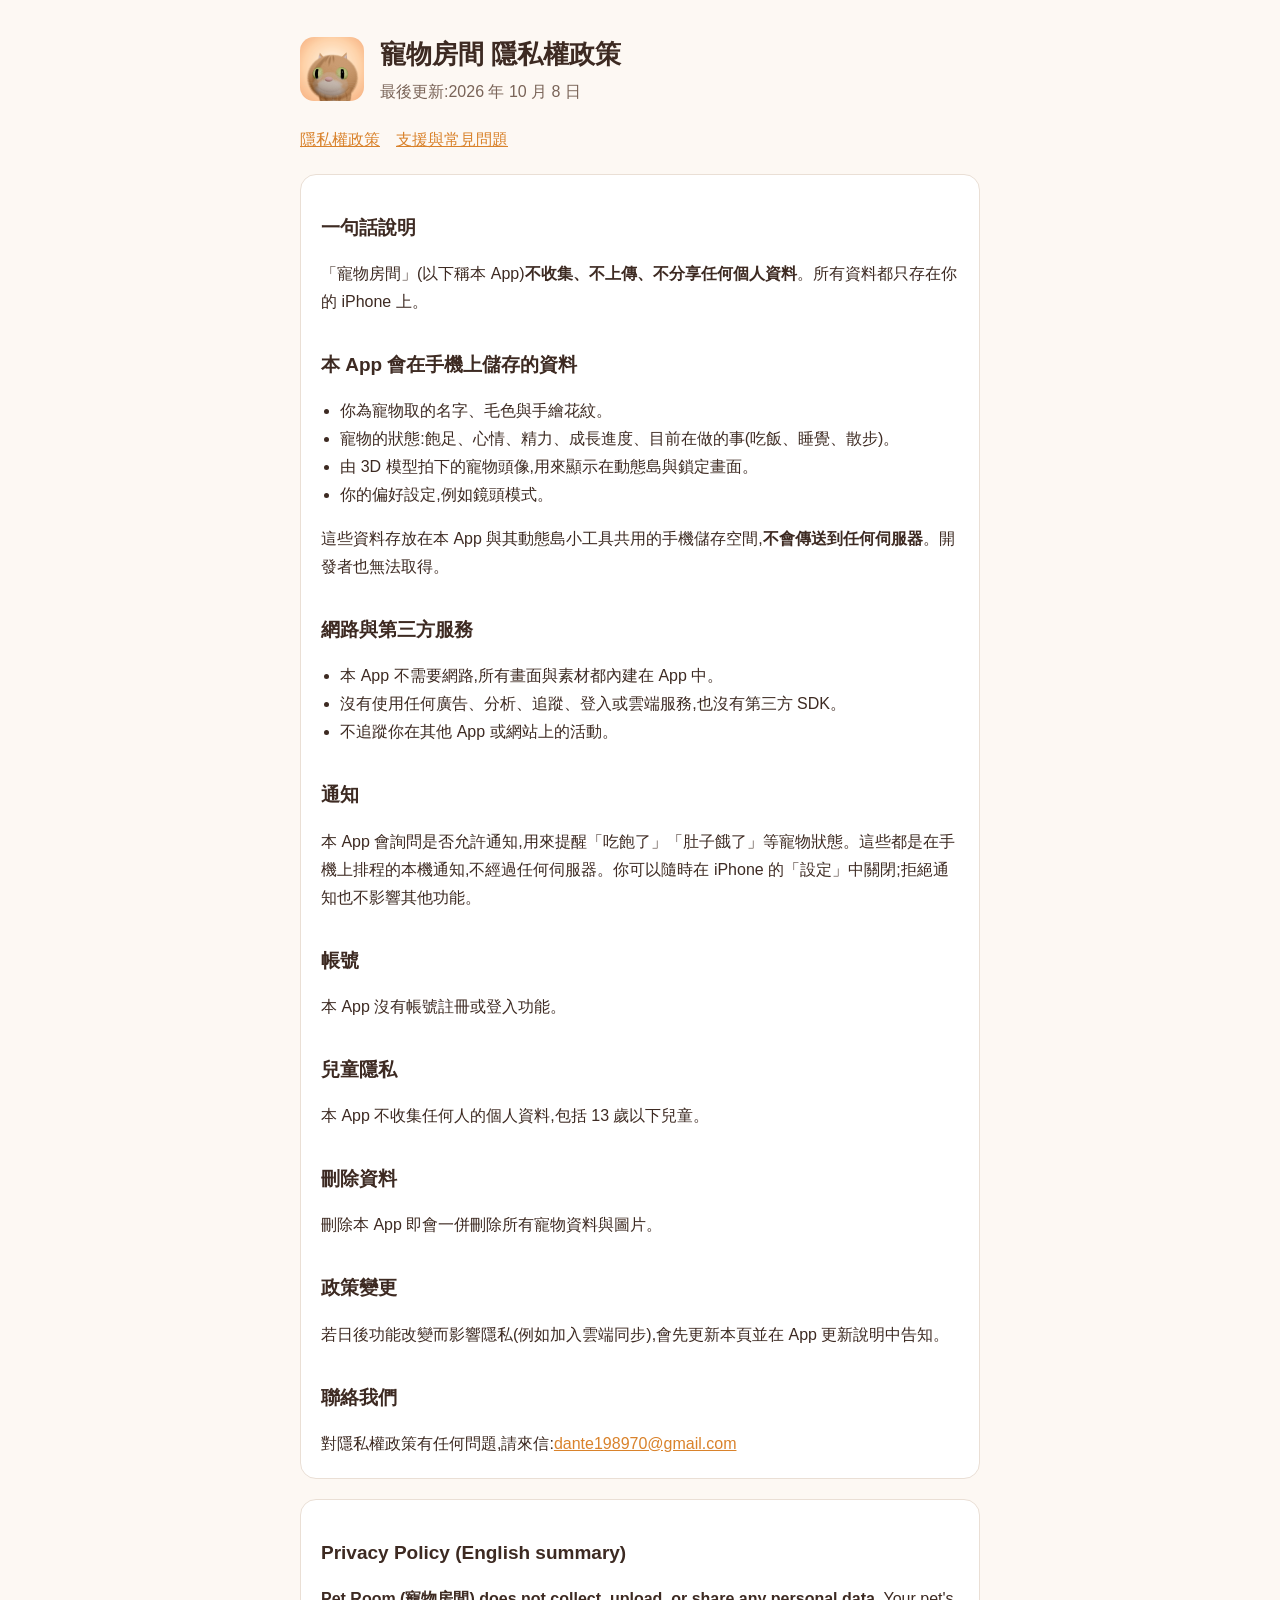
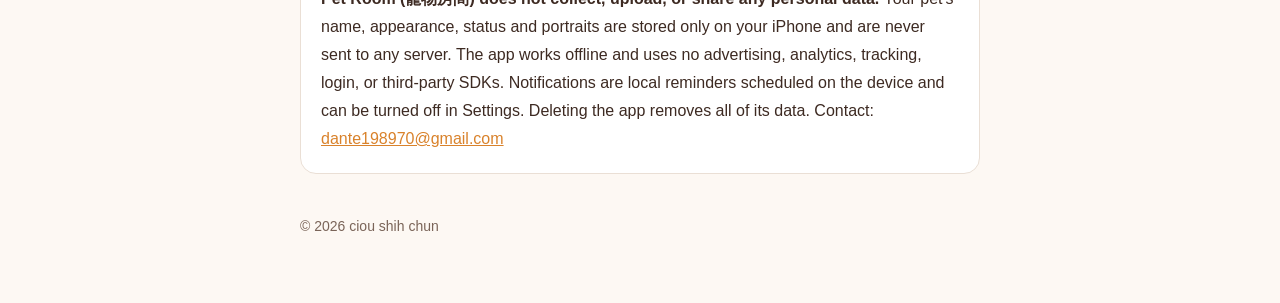
<file: index.html>
<!doctype html>
<html lang="zh-Hant">
<head>
<meta charset="utf-8">
<meta name="viewport" content="width=device-width, initial-scale=1">
<title>寵物房間 隱私權政策</title>
<link rel="stylesheet" href="style.css">
</head>
<body>
<main>
  <header>
    <img src="icon.png" alt="寵物房間圖示">
    <div>
      <h1>寵物房間 隱私權政策</h1>
      <p class="sub">最後更新:2026 年 10 月 8 日</p>
    </div>
  </header>
  <nav><a href="index.html">隱私權政策</a><a href="support.html">支援與常見問題</a></nav>

  <div class="card">
    <h2>一句話說明</h2>
    <p>「寵物房間」(以下稱本 App)<strong>不收集、不上傳、不分享任何個人資料</strong>。所有資料都只存在你的 iPhone 上。</p>

    <h2>本 App 會在手機上儲存的資料</h2>
    <ul>
      <li>你為寵物取的名字、毛色與手繪花紋。</li>
      <li>寵物的狀態:飽足、心情、精力、成長進度、目前在做的事(吃飯、睡覺、散步)。</li>
      <li>由 3D 模型拍下的寵物頭像,用來顯示在動態島與鎖定畫面。</li>
      <li>你的偏好設定,例如鏡頭模式。</li>
    </ul>
    <p>這些資料存放在本 App 與其動態島小工具共用的手機儲存空間,<strong>不會傳送到任何伺服器</strong>。開發者也無法取得。</p>

    <h2>網路與第三方服務</h2>
    <ul>
      <li>本 App 不需要網路,所有畫面與素材都內建在 App 中。</li>
      <li>沒有使用任何廣告、分析、追蹤、登入或雲端服務,也沒有第三方 SDK。</li>
      <li>不追蹤你在其他 App 或網站上的活動。</li>
    </ul>

    <h2>通知</h2>
    <p>本 App 會詢問是否允許通知,用來提醒「吃飽了」「肚子餓了」等寵物狀態。這些都是在手機上排程的本機通知,不經過任何伺服器。你可以隨時在 iPhone 的「設定」中關閉;拒絕通知也不影響其他功能。</p>

    <h2>帳號</h2>
    <p>本 App 沒有帳號註冊或登入功能。</p>

    <h2>兒童隱私</h2>
    <p>本 App 不收集任何人的個人資料,包括 13 歲以下兒童。</p>

    <h2>刪除資料</h2>
    <p>刪除本 App 即會一併刪除所有寵物資料與圖片。</p>

    <h2>政策變更</h2>
    <p>若日後功能改變而影響隱私(例如加入雲端同步),會先更新本頁並在 App 更新說明中告知。</p>

    <h2>聯絡我們</h2>
    <p>對隱私權政策有任何問題,請來信:<a href="mailto:dante198970@gmail.com">dante198970@gmail.com</a></p>
  </div>

  <div class="card" lang="en">
    <h2>Privacy Policy (English summary)</h2>
    <p><strong>Pet Room (寵物房間) does not collect, upload, or share any personal data.</strong> Your pet's name, appearance, status and portraits are stored only on your iPhone and are never sent to any server. The app works offline and uses no advertising, analytics, tracking, login, or third-party SDKs. Notifications are local reminders scheduled on the device and can be turned off in Settings. Deleting the app removes all of its data. Contact: <a href="mailto:dante198970@gmail.com">dante198970@gmail.com</a></p>
  </div>

  <footer>© 2026 ciou shih chun</footer>
</main>
</body>
</html>
</file>
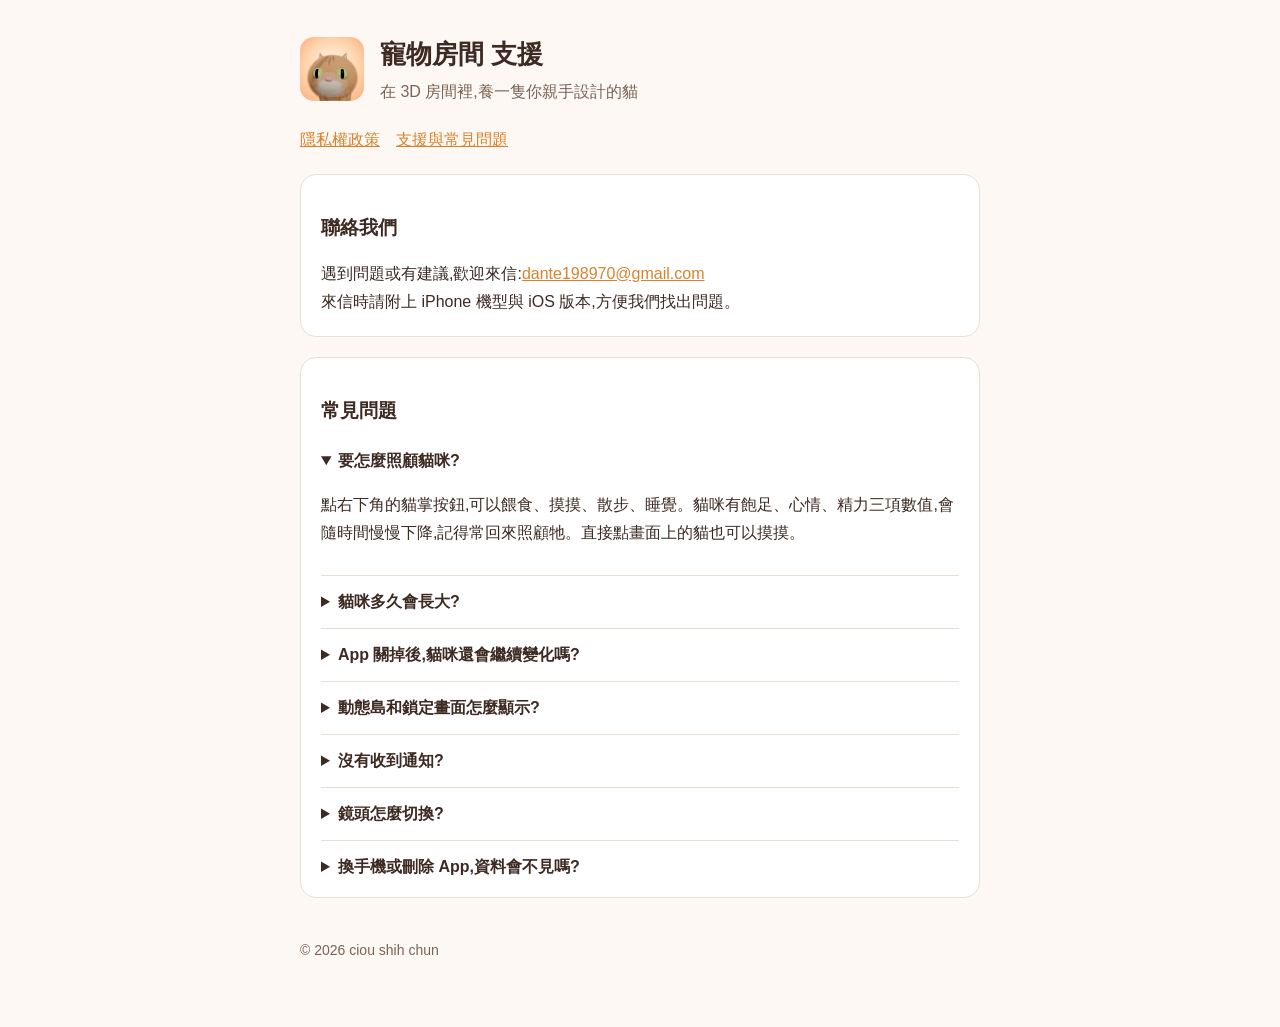
<file: support.html>
<!doctype html>
<html lang="zh-Hant">
<head>
<meta charset="utf-8">
<meta name="viewport" content="width=device-width, initial-scale=1">
<title>寵物房間 支援</title>
<link rel="stylesheet" href="style.css">
</head>
<body>
<main>
  <header>
    <img src="icon.png" alt="寵物房間圖示">
    <div>
      <h1>寵物房間 支援</h1>
      <p class="sub">在 3D 房間裡,養一隻你親手設計的貓</p>
    </div>
  </header>
  <nav><a href="index.html">隱私權政策</a><a href="support.html">支援與常見問題</a></nav>

  <div class="card">
    <h2>聯絡我們</h2>
    <p>遇到問題或有建議,歡迎來信:<a href="mailto:dante198970@gmail.com">dante198970@gmail.com</a><br>來信時請附上 iPhone 機型與 iOS 版本,方便我們找出問題。</p>
  </div>

  <div class="card">
    <h2>常見問題</h2>
    <details open>
      <summary>要怎麼照顧貓咪?</summary>
      <p>點右下角的貓掌按鈕,可以餵食、摸摸、散步、睡覺。貓咪有飽足、心情、精力三項數值,會隨時間慢慢下降,記得常回來照顧牠。直接點畫面上的貓也可以摸摸。</p>
    </details>
    <details>
      <summary>貓咪多久會長大?</summary>
      <p>好好照顧的話,從幼貓長成成貓大約 14 天。肚子餓或心情不好時,長大的速度會變慢。點一下上方的狀態卡,可以看到完整數值與成長進度。</p>
    </details>
    <details>
      <summary>App 關掉後,貓咪還會繼續變化嗎?</summary>
      <p>會。數值依照實際經過的時間計算,所以關掉 App 期間貓咪也會肚子餓、慢慢長大。開啟通知的話,貓咪餓了或吃飽了會提醒你。</p>
    </details>
    <details>
      <summary>動態島和鎖定畫面怎麼顯示?</summary>
      <p>貓咪在吃飯、睡覺或散步時,動態島與鎖定畫面會顯示倒數,還可以直接按「摸摸」。請確認 iPhone「設定 → 寵物房間 → 即時動態」已開啟。沒有動態島的 iPhone 會顯示在鎖定畫面。</p>
    </details>
    <details>
      <summary>沒有收到通知?</summary>
      <p>請到 iPhone「設定 → 通知 → 寵物房間」確認已允許通知。為了不打擾你,晚上 11 點到早上 8 點的提醒會延到早上 8 點。</p>
    </details>
    <details>
      <summary>鏡頭怎麼切換?</summary>
      <p>點左下角的鏡頭按鈕,可以在「遠景、特寫、正臉」三種視角間切換。特寫與正臉可以用兩指縮放。</p>
    </details>
    <details>
      <summary>換手機或刪除 App,資料會不見嗎?</summary>
      <p>所有資料只存在你的手機上,目前沒有雲端同步。刪除 App 會清除寵物資料,請留意。</p>
    </details>
  </div>

  <footer>© 2026 ciou shih chun</footer>
</main>
</body>
</html>
</file>
<file: style.css>
:root { --bg: #fdf8f3; --card: #ffffff; --text: #3d2a22; --muted: #7a6458; --accent: #d9822b; --line: #eadfd5; }
@media (prefers-color-scheme: dark) { :root { --bg: #1f1915; --card: #2a221d; --text: #f3e9e1; --muted: #b9a79b; --accent: #f0a050; --line: #3a302a; } }
* { box-sizing: border-box; }
body { margin: 0; background: var(--bg); color: var(--text); font: 16px/1.75 -apple-system, BlinkMacSystemFont, "PingFang TC", "Noto Sans TC", sans-serif; }
main { max-width: 720px; margin: 0 auto; padding: 32px 20px 64px; }
header { display: flex; align-items: center; gap: 16px; margin-bottom: 8px; }
header img { width: 64px; height: 64px; border-radius: 14px; }
h1 { font-size: 26px; margin: 0; }
h2 { font-size: 19px; margin: 32px 0 8px; }
.sub { color: var(--muted); margin: 0; }
.card { background: var(--card); border: 1px solid var(--line); border-radius: 16px; padding: 4px 20px; margin-top: 20px; }
nav { margin: 20px 0 0; display: flex; gap: 16px; }
a { color: var(--accent); }
ul { padding-left: 1.2em; }
footer { color: var(--muted); font-size: 14px; margin-top: 40px; }
details { border-top: 1px solid var(--line); padding: 12px 0; }
details:first-of-type { border-top: 0; }
summary { cursor: pointer; font-weight: 600; }
</file>
